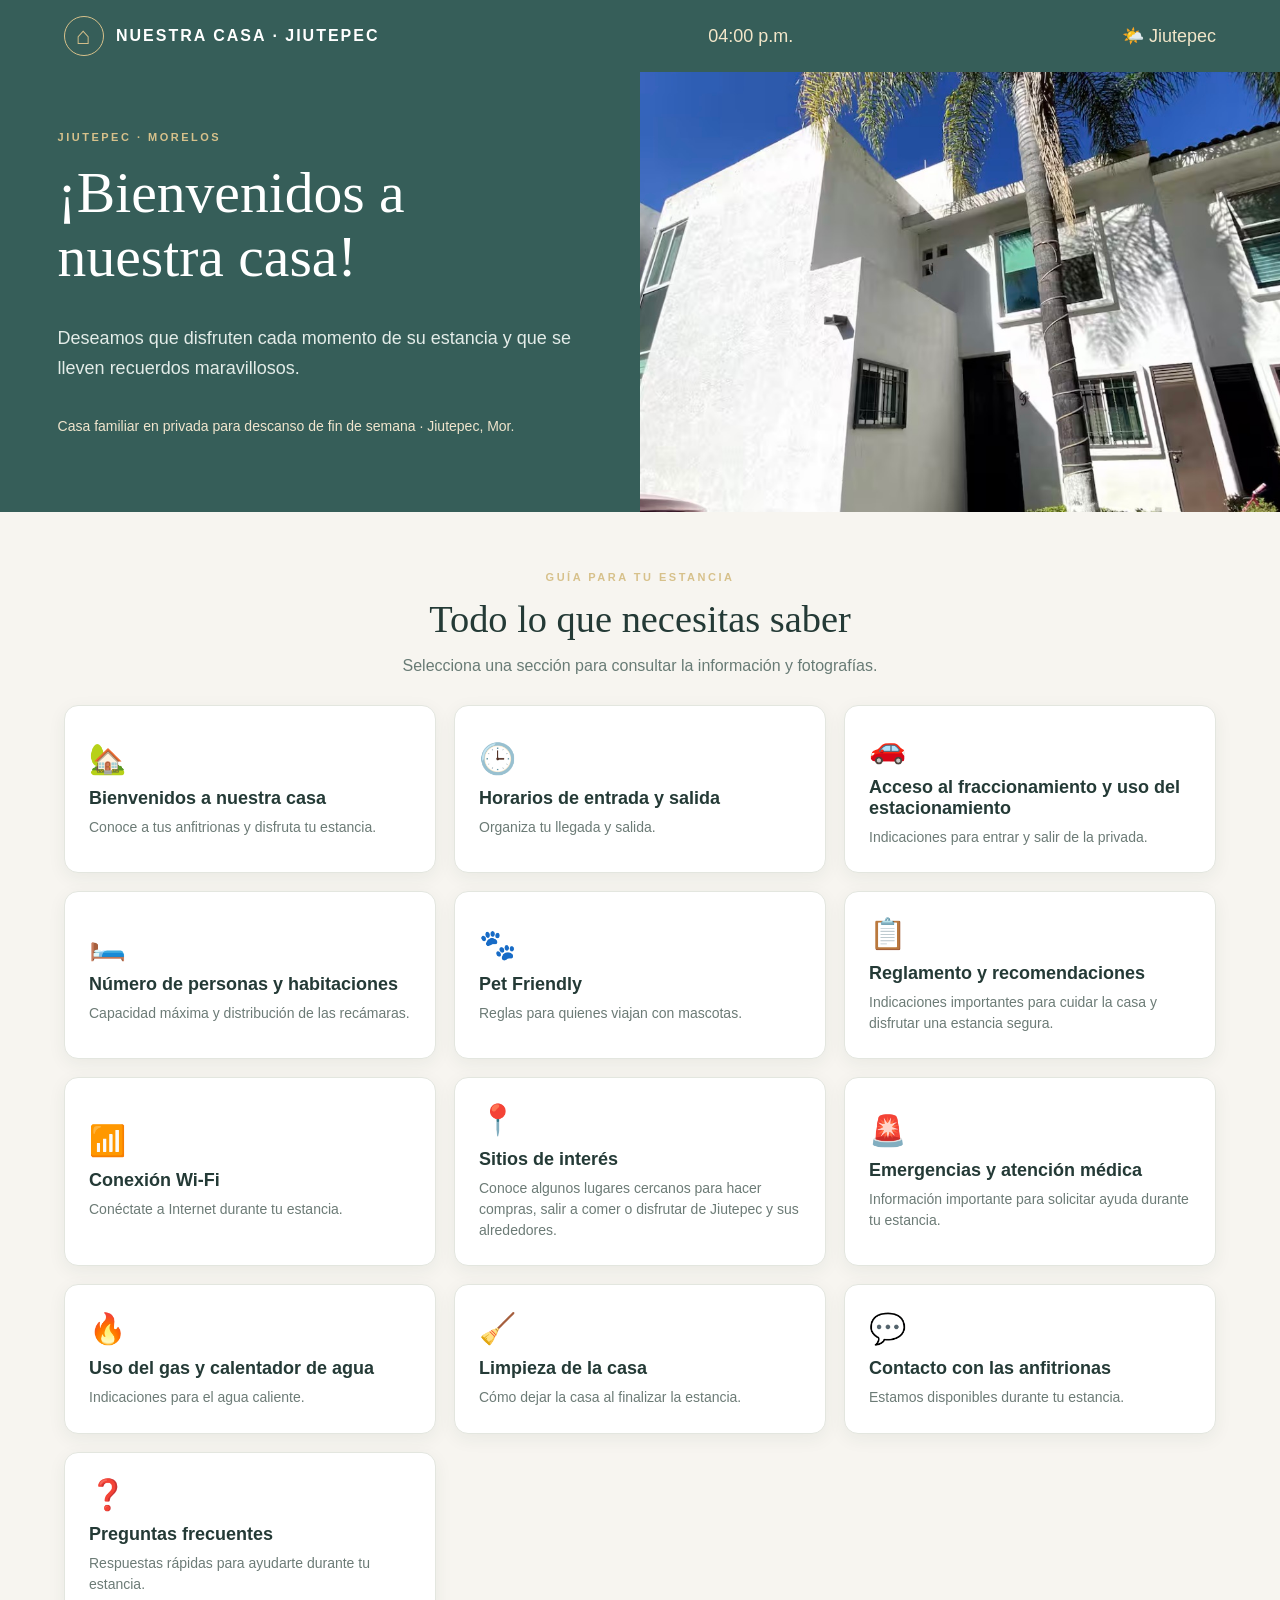
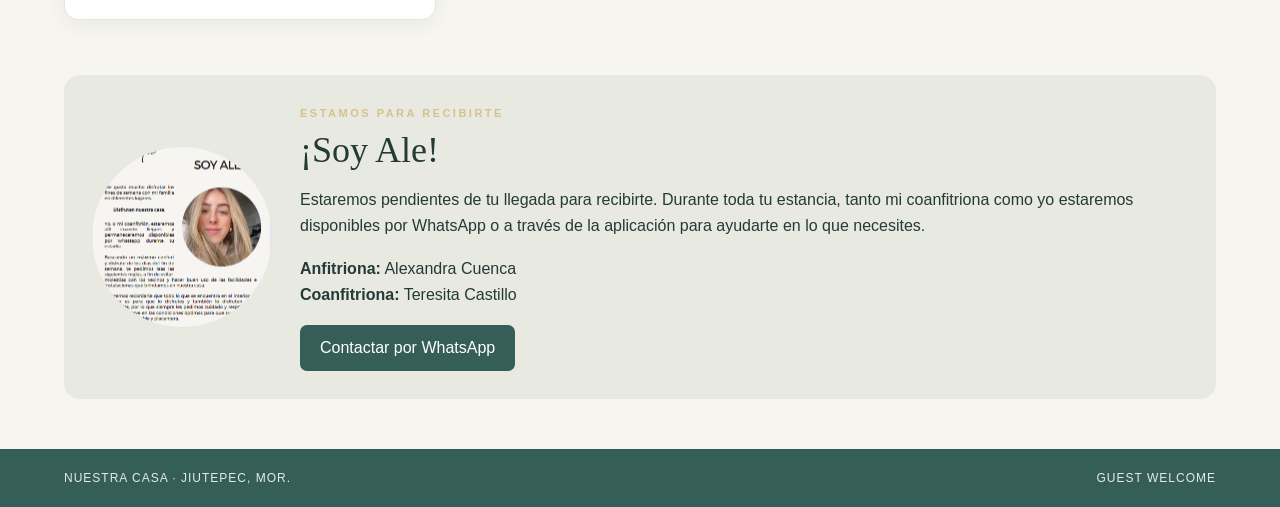
<file: index.html>
<!DOCTYPE html>
<html lang="es"><head><meta charset="UTF-8"><meta name="viewport" content="width=device-width, initial-scale=1.0"><meta name="theme-color" content="#365e59"><title>Nuestra Casa | Guest Welcome</title><link rel="stylesheet" href="css/estilos.css"></head>
<body><header class="topbar"><a class="brand" href="index.html"><span class="brand-icon">⌂</span><span id="nombreAlojamiento">NUESTRA CASA</span></a><div id="reloj" class="clock"></div>
<div id="temperatura" class="clock">🌤️ Jiutepec</div></header>
<main><section class="hero"><div class="hero-content"><span class="eyebrow">JIUTEPEC · MORELOS</span><h1>¡Bienvenidos a nuestra casa!</h1><p id="mensajeBienvenida">Disfruten nuestra casa.</p><div class="stay-dates" id="fechasEstancia"></div><p class="subtitulo" id="subtitulo"></p></div><div class="hero-photo" id="fotoPrincipal"></div></section>
<section class="section"><div class="section-heading"><span class="eyebrow">GUÍA PARA TU ESTANCIA</span><h2>Todo lo que necesitas saber</h2><p>Selecciona una sección para consultar la información y fotografías.</p></div><div class="menu-grid" id="menuPrincipal"></div></section>
<section class="host"><img id="fotoAnfitriona" src="img/alojamiento/image3.png" alt="Anfitriona Ale"><div><span class="eyebrow">ESTAMOS PARA RECIBIRTE</span><h2>¡Soy Ale!</h2><p id="mensajeFinal"></p><p><strong>Anfitriona:</strong> Alexandra Cuenca<br><strong>Coanfitriona:</strong> Teresita Castillo</p><a id="contactoWhatsApp" class="contact-button" href="https://wa.me/525538124380" target="_blank" rel="noopener">Contactar por WhatsApp</a></div></section></main>
<footer><span>NUESTRA CASA · JIUTEPEC, MOR.</span><span>GUEST WELCOME</span></footer>
<div id="modal" class="modal" aria-hidden="true"><div class="modal-content"><button id="cerrarModal" class="close-button" aria-label="Cerrar">×</button><span class="eyebrow">GUÍA DE NUESTRA CASA</span><h2 id="modalTitulo"></h2><div id="modalContenido"></div></div></div><script src="js/app.js"></script></body></html>
</file>
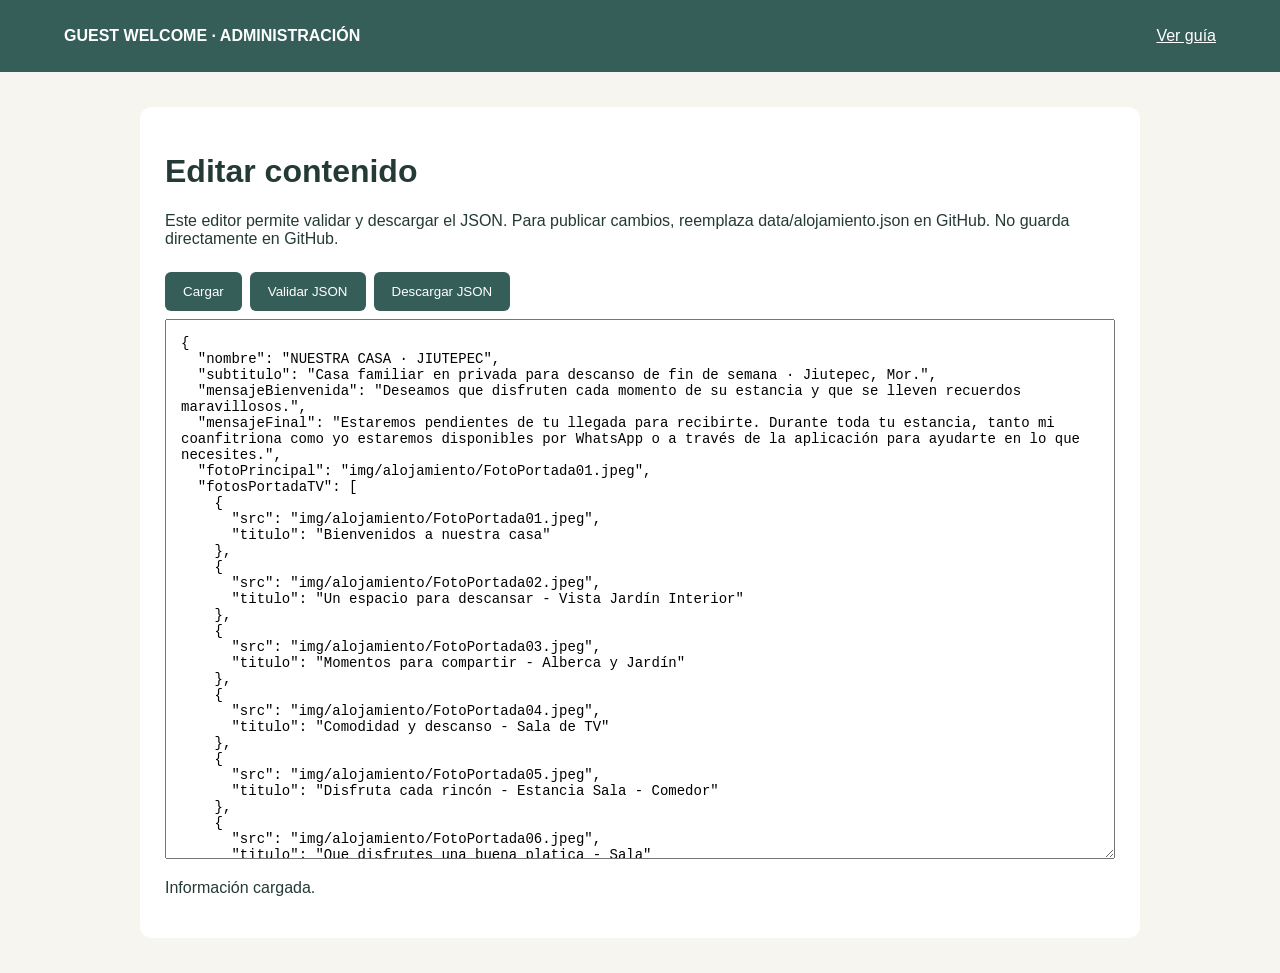
<file: admin.html>
<!DOCTYPE html><html lang="es"><head><meta charset="UTF-8"><meta name="viewport" content="width=device-width, initial-scale=1"><title>Administración | Guest Welcome</title><link rel="stylesheet" href="css/estilos.css"><style>.panel{max-width:1000px;margin:35px auto;padding:25px;background:white;border-radius:12px}textarea{width:100%;min-height:60vh;font:14px monospace;padding:15px}.admin-button{padding:12px 18px;margin:8px 8px 8px 0;background:#365e59;color:white;border:0;border-radius:6px;cursor:pointer}</style></head><body><header class="topbar"><strong>GUEST WELCOME · ADMINISTRACIÓN</strong><a href="index.html" style="color:white">Ver guía</a></header><main class="panel"><h1>Editar contenido</h1><p>Este editor permite validar y descargar el JSON. Para publicar cambios, reemplaza data/alojamiento.json en GitHub. No guarda directamente en GitHub.</p><button class="admin-button" id="cargar">Cargar</button><button class="admin-button" id="validar">Validar JSON</button><button class="admin-button" id="descargar">Descargar JSON</button><textarea id="editor" spellcheck="false"></textarea><p id="estado" role="status">Listo.</p></main><script src="js/admin.js"></script></body></html>
</file>
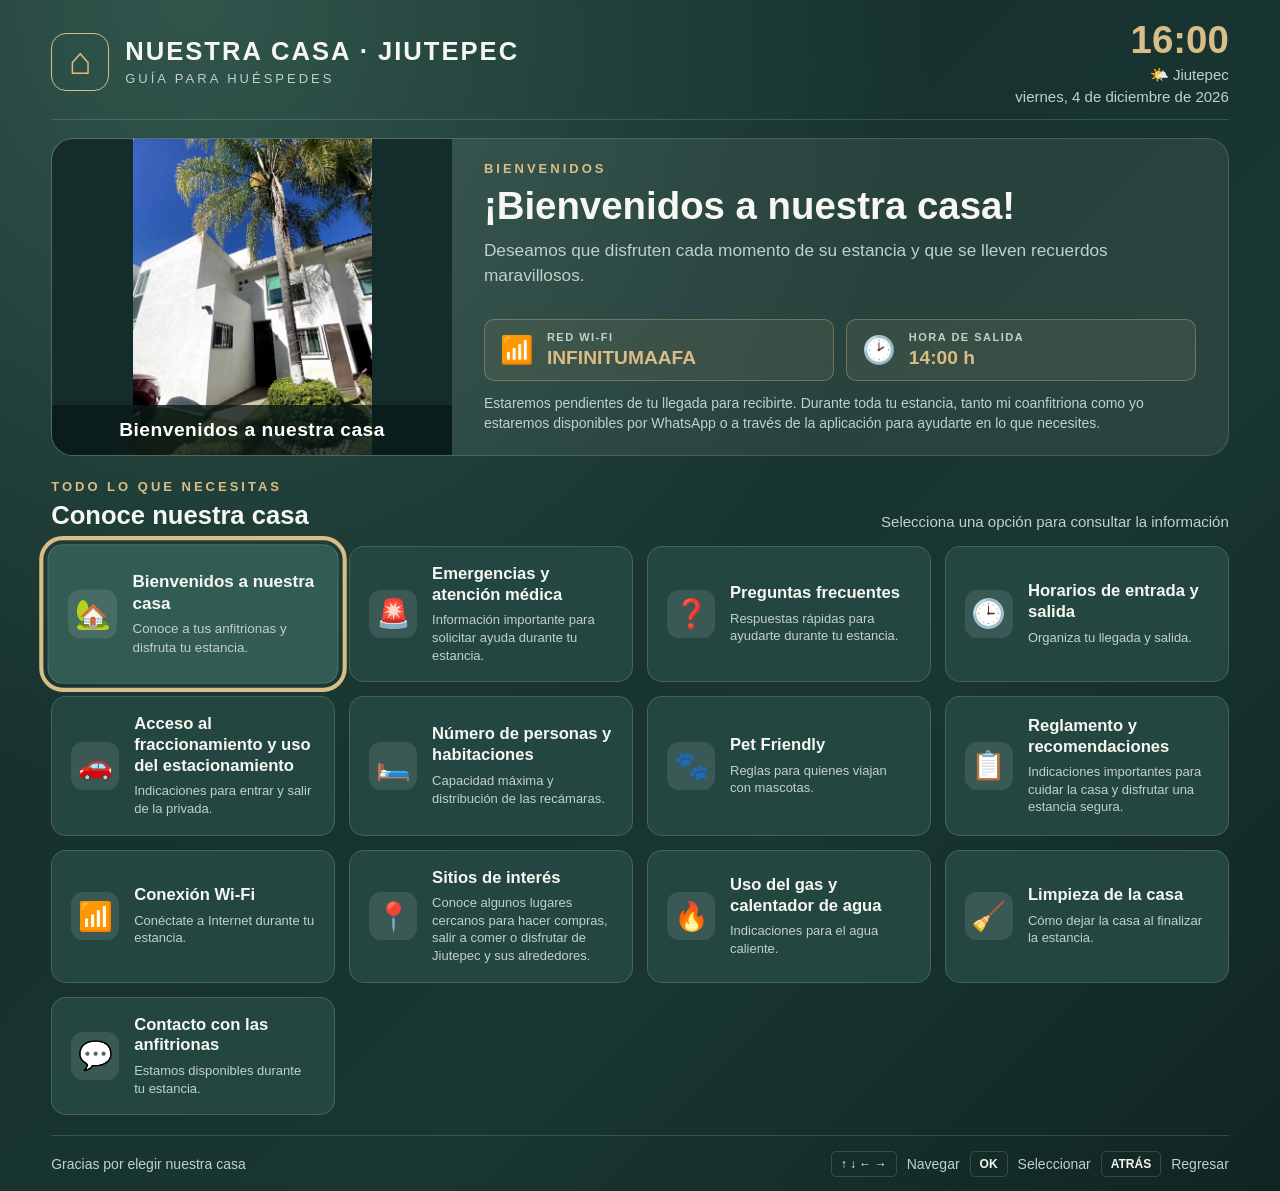
<file: tv.html>
<!DOCTYPE html>
<html lang="es">
<head>
  <meta charset="UTF-8">
  <meta name="viewport" content="width=device-width, initial-scale=1.0">
  <meta name="theme-color" content="#142c2a">
  <meta name="description" content="Guía de bienvenida e información para huéspedes de nuestra casa.">
  <title>Nuestra Casa · Guía para TV</title>
  <link rel="stylesheet" href="css/tv.css">
</head>
<body>
  <div class="tv-app">

    <header class="tv-header">
      <div class="tv-brand">
        <span class="tv-brand-icon">⌂</span>
        <div>
          <div class="tv-brand-name" id="nombreCasa">NUESTRA CASA</div>
          <div class="tv-brand-subtitle">GUÍA PARA HUÉSPEDES</div>
        </div>
      </div>

<div class="tv-clock-area">
  <div id="reloj" class="tv-clock">--:--</div>
  <div id="temperatura" class="tv-current-date">🌤️ Jiutepec</div>
  <div id="fechaActual" class="tv-current-date"></div>
</div>
    </header>

    <main>
      <section class="tv-welcome">
        <div class="tv-welcome-photo" id="fotoBienvenida"></div>

        <div class="tv-welcome-content">
          <div class="tv-eyebrow">BIENVENIDOS</div>
          <h1 id="saludo">¡Bienvenidos a nuestra casa!</h1>

          <p id="mensajeBienvenida">
            Deseamos que disfruten cada momento de su estancia.
          </p>

          <div id="datosEstancia" class="tv-stay-info"></div>

          <div class="tv-quick-info">
            <div class="tv-quick-info-item">
              <span class="tv-quick-info-icon">📶</span>
              <div>
                <span class="tv-quick-info-label">RED WI-FI</span>
                <strong>INFINITUMAAFA</strong>
              </div>
            </div>

            <div class="tv-quick-info-item">
              <span class="tv-quick-info-icon">🕑</span>
              <div>
                <span class="tv-quick-info-label">HORA DE SALIDA</span>
                <strong>14:00 h</strong>
              </div>
            </div>
          </div>

          <p id="mensajeFinal" class="tv-final-message"></p>
        </div>
      </section>

      <section class="tv-menu-section">
        <div class="tv-section-heading">
          <div>
            <div class="tv-eyebrow">TODO LO QUE NECESITAS</div>
            <h2>Conoce nuestra casa</h2>
          </div>
          <p>Selecciona una opción para consultar la información</p>
        </div>

        <div id="menuSecciones" class="tv-menu-grid">
          <div class="tv-loading">Cargando la guía...</div>
        </div>
      </section>
    </main>

    <footer class="tv-footer">
      <span>Gracias por elegir nuestra casa</span>
      <span class="tv-controls-help">
        <span>↑ ↓ ← →</span> Navegar
        <span>OK</span> Seleccionar
        <span>ATRÁS</span> Regresar
      </span>
    </footer>

  </div>

  <div id="modalSeccion" class="tv-modal" aria-hidden="true">
    <div class="tv-modal-panel" role="dialog" aria-modal="true" aria-labelledby="modalTitulo">
      <div class="tv-modal-header">
        <div>
          <div class="tv-eyebrow">INFORMACIÓN PARA HUÉSPEDES</div>
          <h2 id="modalTitulo">Información</h2>
        </div>

        <button type="button" id="cerrarModal" class="tv-close" aria-label="Cerrar">
          ✕
        </button>
      </div>

      <div id="modalContenido" class="tv-modal-content" tabindex="0"></div>

      <div class="tv-modal-footer">
        <span>Utiliza las flechas para desplazarte por la información</span>
        <span>ATRÁS para regresar al menú</span>
      </div>
    </div>
  </div>

  <script src="js/tv.js"></script>
</body>
</html>
</file>
<file: css/estilos.css>
:root {
  --green: #365e59;
  --green2: #527a72;
  --sage: #a9c9c3;
  --cream: #f7f5f0;
  --ink: #243a36;
  --gold: #d7c18b;
}

* {
  box-sizing: border-box;
}

body {
  margin: 0;
  background: var(--cream);
  color: var(--ink);
  font-family: Arial, Helvetica, sans-serif;
}

.topbar {
  min-height: 72px;
  padding: 14px 5%;
  background: var(--green);
  color: #fff;
  display: flex;
  align-items: center;
  justify-content: space-between;
}

.brand {
  display: flex;
  align-items: center;
  gap: 12px;
  color: #fff;
  text-decoration: none;
  font-weight: bold;
  letter-spacing: 2px;
}

.brand-icon {
  width: 40px;
  height: 40px;
  border: 1px solid var(--gold);
  border-radius: 50%;
  display: grid;
  place-items: center;
  color: var(--gold);
  font-size: 24px;
}

.clock {
  color: #f2e6c9;
  font-size: 18px;
}

.hero {
  display: grid;
  grid-template-columns: 1fr 1fr;
  background: var(--green);
  color: white;
  min-height: 440px;
}

.hero-content {
  padding: 55px 9%;
  display: flex;
  flex-direction: column;
  justify-content: center;
}

.eyebrow {
  color: #d7c18b;
  font-size: 11px;
  font-weight: bold;
  letter-spacing: 2.5px;
}

.hero h1,
.section-heading h2,
.host h2 {
  font-family: Georgia, serif;
  font-weight: normal;
}

.hero h1 {
  font-size: clamp(36px, 4.5vw, 62px);
  line-height: 1.1;
  margin: 18px 0;
}

.hero-content p {
  font-size: 18px;
  line-height: 1.65;
  color: #e3ece8;
}

.subtitulo {
  font-size: 14px !important;
  color: #f0e5cd !important;
}

.hero-photo {
  min-height: 440px;
  background: #7c938a center/cover no-repeat;
}

.section {
  padding: 55px 5%;
}

.section-heading {
  text-align: center;
  margin-bottom: 30px;
}

.section-heading h2 {
  font-size: clamp(28px, 3vw, 40px);
  margin: 12px 0;
}

.section-heading p {
  color: #687b75;
}

.menu-grid {
  display: grid;
  grid-template-columns: repeat(3, minmax(0, 1fr));
  gap: 18px;
  max-width: 1250px;
  margin: auto;
}

.menu-card {
  background: #fff;
  border: 1px solid #e3e6df;
  border-radius: 14px;
  padding: 24px;
  text-align: left;
  min-height: 150px;
  color: var(--ink);
  cursor: pointer;
  box-shadow: 0 5px 18px #233b3210;
  transition: .2s;
}

.menu-card:hover,
.menu-card:focus {
  transform: translateY(-3px);
  border-color: var(--green2);
  outline: 3px solid #a9c9c355;
}

.menu-icon {
  font-size: 30px;
  display: block;
  margin-bottom: 12px;
}

.menu-card h3 {
  font-size: 18px;
  margin: 0 0 8px;
}

.menu-card p {
  color: #6c7b76;
  font-size: 14px;
  line-height: 1.5;
  margin: 0;
}

/* TARJETA ESPECIAL DE WI-FI */

.menu-card:has(.menu-icon) {
  position: relative;
}

.menu-card:has(.menu-icon) h3 {
  color: var(--ink);
}

/* INFORMACIÓN DE CONEXIÓN WI-FI */

.wifi-info {
  margin: 20px 0 5px;
  padding: 32px 25px;
  background: #f0f5f2;
  border: 1px solid #d9e6df;
  border-radius: 15px;
  text-align: center;
}

.wifi-icon {
  width: 76px;
  height: 76px;
  margin: 0 auto 20px;
  display: grid;
  place-items: center;
  background: var(--green);
  color: white;
  border-radius: 50%;
  font-size: 38px;
}

.wifi-info p:first-of-type {
  margin: 0 0 8px;
  color: var(--green2);
  font-size: 12px;
  font-weight: bold;
  letter-spacing: 2px;
}

.wifi-info h3 {
  margin: 0 0 25px;
  color: var(--green);
  font-size: clamp(23px, 4vw, 32px);
  letter-spacing: 1px;
  overflow-wrap: anywhere;
}

.wifi-info p:last-of-type {
  max-width: 550px;
  margin: 0 auto;
  padding: 18px;
  background: #fff;
  border-left: 4px solid var(--gold);
  border-radius: 8px;
  line-height: 1.7;
  color: var(--ink);
  font-size: 15px;
}

.host {
  margin: 0 5% 50px;
  background: #e8e9e1;
  border-radius: 16px;
  padding: 28px;
  display: grid;
  grid-template-columns: 180px 1fr;
  gap: 28px;
  align-items: center;
}

.host img {
  width: 180px;
  height: 180px;
  object-fit: cover;
  border-radius: 50%;
}

.host h2 {
  font-size: 36px;
  margin: 8px 0;
}

.host p {
  line-height: 1.65;
}

.contact-button {
  display: inline-block;
  background: var(--green);
  color: white;
  text-decoration: none;
  padding: 14px 20px;
  border-radius: 7px;
}

footer {
  background: var(--green);
  color: #e4ebe6;
  padding: 22px 5%;
  display: flex;
  justify-content: space-between;
  font-size: 12px;
  letter-spacing: 1px;
}

.modal {
  display: none;
  position: fixed;
  inset: 0;
  z-index: 10;
  background: #10221fce;
  padding: 22px;
  align-items: center;
  justify-content: center;
}

.modal.visible {
  display: flex;
}

.modal-content {
  position: relative;
  background: #fff;
  border-radius: 16px;
  padding: 38px;
  width: min(850px, 100%);
  max-height: 90vh;
  overflow: auto;
}

.modal-content h2 {
  font: normal 32px Georgia, serif;
  color: var(--green);
}

.modal-content p {
  line-height: 1.75;
  color: #465a54;
  font-size: 16px;
}

.close-button {
  position: absolute;
  right: 17px;
  top: 8px;
  border: 0;
  background: none;
  font-size: 34px;
  cursor: pointer;
  color: var(--green);
}

.gallery {
  display: grid;
  grid-template-columns: repeat(auto-fit, minmax(180px, 1fr));
  gap: 12px;
  margin-top: 20px;
}

.gallery img {
  width: 100%;
  height: 190px;
  object-fit: cover;
  border-radius: 10px;
}

.modal-content .note {
  padding: 12px 15px;
  background: #f0f3ee;
  border-left: 4px solid var(--green2);
  border-radius: 5px;
}

@media(max-width:760px) {
  .hero {
    grid-template-columns: 1fr;
  }

  .hero-photo {
    grid-row: 1;
    min-height: 250px;
  }

  .hero-content {
    padding: 35px 7%;
  }

  .menu-grid {
    grid-template-columns: repeat(2, 1fr);
  }

  .host {
    grid-template-columns: 1fr;
    text-align: center;
  }

  .host img {
    margin: auto;
  }

  .topbar {
    gap: 12px;
  }

  .brand {
    font-size: 12px;
  }
}

@media(max-width:480px) {
  .menu-grid {
    grid-template-columns: 1fr;
  }

  .section {
    padding: 38px 5%;
  }

  .hero-photo {
    min-height: 220px;
  }

  .modal-content {
    padding: 28px 20px;
  }

  .gallery img {
    height: 160px;
  }

  .wifi-info {
    padding: 25px 16px;
  }

  footer {
    flex-direction: column;
    gap: 8px;
  }
}


/* Fechas de llegada y salida */
.stay-dates-detail {
  display: flex;
  flex-wrap: wrap;
  justify-content: center;
  align-items: stretch;
  gap: 14px;
  margin-top: 24px;
}

.stay-date-item {
  display: flex;
  flex-direction: column;
  align-items: center;
  justify-content: center;
  min-width: 145px;
  padding: 16px 22px;
  background: rgba(255, 255, 255, 0.94);
  border: 1px solid rgba(54, 94, 89, 0.18);
  border-radius: 14px;
  box-shadow: 0 5px 18px rgba(0, 0, 0, 0.08);
}

.stay-date-item span {
  color: #365e59;
  font-size: 0.75rem;
  font-weight: 800;
  letter-spacing: 2px;
  margin-bottom: 7px;
}

.stay-date-item strong {
  color: #263f3b;
  font-size: 1.25rem;
  text-transform: capitalize;
}

.stay-duration {
  flex-basis: 100%;
  text-align: center;
  color: #ffffff;
  font-size: 1rem;
  font-weight: 700;
  letter-spacing: 0.5px;
  padding: 10px;
}

/* Ajuste de horarios y fechas en celulares */
@media (max-width: 480px) {
  .stay-date-item span {
    font-size: 0.68rem;
  }

  .stay-date-item strong {
    font-size: 1.05rem;
  }

  .stay-duration {
    font-size: 0.88rem;
  }
}


/* Subtítulos dentro de las secciones */
.subtitulo-seccion {
  display: block;
  width: 100%;
  font-size: 1.05rem;
  font-weight: 800;
  color: #365e59;
  margin: 24px 0 12px;
  padding-bottom: 8px;
  border-bottom: 2px solid #dce8e3;
  letter-spacing: 0.3px;
}

/* Enlaces a Google Maps */
.mapa-link {
  display: inline-block;
  width: fit-content;
  max-width: 100%;
  margin: 4px 0 16px;
  padding: 5px 9px;
  border-radius: 6px;
  background: #f3f7f5;
  border: 1px solid #e1ebe6;
  color: #668078;
  font-size: 0.76rem;
  font-weight: 600;
  text-decoration: none;
  line-height: 1.4;
  transition: background 0.2s ease, color 0.2s ease;
}

.mapa-link:hover,
.mapa-link:focus {
  background: #e8f1ee;
  color: #285d50;
  text-decoration: underline;
  outline: none;
}

/* Código QR de la sección Wi-Fi */
.wifi-gallery {
  display: grid;
  grid-template-columns: 1fr;
  justify-items: center;
  margin: 20px auto;
}

.wifi-gallery img {
  display: block;
  width: 200px;
  max-width: 100%;
  height: auto;
  object-fit: contain;
  margin: 0 auto;
}


/* =========================================
   RECUADROS PARA REGLAS Y NORMAS
   ========================================= */

/* Cada regla numerada tendrá su propio bloque */
.modal-content p:has(strong:first-child) {
  margin: 14px 0;
  padding: 15px 18px;
  background: #f0f3ee;
  border-left: 4px solid var(--green2);
  border-radius: 8px;
  line-height: 1.65;
}

/* Destacar el número y título de cada regla */
.modal-content p strong:first-child {
  color: var(--green);
  font-weight: 800;
}

/* Ajuste para pantallas pequeñas */
@media (max-width: 480px) {
  .modal-content p:has(strong:first-child) {
    padding: 12px 14px;
    margin: 11px 0;
  }
}


/* =========================================
   BLOQUES DE REGLAS Y RECOMENDACIONES
   ========================================= */

.modal-content .regla-card {
  margin: 16px 0;
  padding: 17px 20px;
  background: #f0f3ee;
  border-left: 4px solid var(--green2);
  border-radius: 9px;
  box-shadow: 0 3px 10px rgba(35, 59, 50, 0.05);
}

.modal-content .regla-titulo {
  margin: 0 0 9px;
  color: var(--green);
  font-size: 17px;
  font-weight: 800;
  line-height: 1.4;
}

.modal-content .regla-card p {
  margin: 0;
  color: #465a54;
  font-size: 15px;
  line-height: 1.65;
}

.modal-content .regla-card p + p {
  margin-top: 9px;
}

/* Adaptación para celulares */
@media (max-width: 480px) {
  .modal-content .regla-card {
    padding: 13px 15px;
    margin: 12px 0;
  }

  .modal-content .regla-titulo {
    font-size: 16px;
  }

  .modal-content .regla-card p {
    font-size: 14px;
  }
}


/* PREGUNTAS FRECUENTES */
.modal-content .faq-item {
  margin: 12px 0;
  background: #f0f3ee;
  border-left: 4px solid var(--green2);
  border-radius: 8px;
  overflow: hidden;
}

.modal-content .faq-item summary {
  padding: 15px 42px 15px 18px;
  color: var(--green);
  font-weight: 700;
  font-size: 15px;
  line-height: 1.5;
  cursor: pointer;
  list-style: none;
  position: relative;
}

.modal-content .faq-item summary::-webkit-details-marker {
  display: none;
}

.modal-content .faq-item summary::after {
  content: "+";
  position: absolute;
  right: 17px;
  top: 50%;
  transform: translateY(-50%);
  font-size: 22px;
  font-weight: 400;
  color: var(--green2);
}

.modal-content .faq-item[open] summary::after {
  content: "−";
}

.modal-content .faq-respuesta {
  padding: 0 18px 16px;
  color: #465a54;
  font-size: 14px;
  line-height: 1.7;
}

@media (max-width: 480px) {
  .modal-content .faq-item summary {
    padding: 13px 38px 13px 14px;
    font-size: 14px;
  }

  .modal-content .faq-respuesta {
    padding: 0 14px 14px;
    font-size: 13px;
  }
}


/* PREGUNTAS FRECUENTES */
.modal-content .faq-item {
  margin: 12px 0;
  background: #f0f3ee;
  border-left: 4px solid var(--green2);
  border-radius: 8px;
  overflow: hidden;
}

.modal-content .faq-item summary {
  padding: 15px 42px 15px 18px;
  color: var(--green);
  font-weight: 700;
  font-size: 15px;
  line-height: 1.5;
  cursor: pointer;
  list-style: none;
  position: relative;
}

.modal-content .faq-item summary::-webkit-details-marker {
  display: none;
}

.modal-content .faq-item summary::after {
  content: "+";
  position: absolute;
  right: 17px;
  top: 50%;
  transform: translateY(-50%);
  font-size: 22px;
  font-weight: 400;
  color: var(--green2);
}

.modal-content .faq-item[open] summary::after {
  content: "−";
}

.modal-content .faq-respuesta {
  padding: 0 18px 16px;
  color: #465a54;
  font-size: 14px;
  line-height: 1.7;
}

@media (max-width: 480px) {
  .modal-content .faq-item summary {
    padding: 13px 38px 13px 14px;
    font-size: 14px;
  }

  .modal-content .faq-respuesta {
    padding: 0 14px 14px;
    font-size: 13px;
  }
}
</file>
<file: css/tv.css>
:root {
  --tv-bg: #142c2a;
  --tv-bg-light: #1d3b37;
  --tv-card: #244641;
  --tv-card-hover: #315b53;
  --tv-text: #f7f7f1;
  --tv-muted: #c0d1ca;
  --tv-accent: #d9bd87;
  --tv-border: rgba(255, 255, 255, 0.15);
}

* {
  box-sizing: border-box;
}

html {
  min-height: 100%;
  background: var(--tv-bg);
  scroll-behavior: smooth;
}

body {
  margin: 0;
  min-height: 100vh;
  color: var(--tv-text);
  background:
    radial-gradient(ellipse at 15% 0%, #31564c 0%, transparent 48%),
    linear-gradient(135deg, #142c2a, #193631 65%, #102522);
  font-family: Arial, Helvetica, sans-serif;
}

button,
a {
  font: inherit;
}

button {
  color: inherit;
}

.tv-app {
  width: 100%;
  min-height: 100vh;
  padding: 2vh 4vw 1.5vh;
  display: flex;
  flex-direction: column;
}

.tv-header {
  display: flex;
  justify-content: space-between;
  align-items: center;
  gap: 30px;
  padding-bottom: 1.5vh;
  border-bottom: 1px solid var(--tv-border);
}

.tv-brand {
  display: flex;
  align-items: center;
  gap: 16px;
}

.tv-brand-icon {
  width: 58px;
  height: 58px;
  display: grid;
  place-items: center;
  border: 1px solid var(--tv-accent);
  border-radius: 15px;
  color: var(--tv-accent);
  font-size: 38px;
}

.tv-brand-name {
  font-size: clamp(22px, 2vw, 32px);
  font-weight: 800;
  letter-spacing: 2px;
}

.tv-brand-subtitle {
  margin-top: 5px;
  color: var(--tv-muted);
  font-size: 13px;
  letter-spacing: 3px;
}

.tv-clock-area {
  text-align: right;
}

.tv-clock {
  color: var(--tv-accent);
  font-size: clamp(30px, 3vw, 46px);
  font-weight: 700;
  font-variant-numeric: tabular-nums;
}

.tv-current-date {
  margin-top: 4px;
  color: var(--tv-muted);
  font-size: 15px;
}

/* PORTADA */

.tv-welcome {
  min-height: 285px;
  margin: 2vh 0 2.5vh;
  display: grid;
  grid-template-columns: 34% 1fr;
  overflow: hidden;
  border: 1px solid var(--tv-border);
  border-radius: 22px;
  background: rgba(255, 255, 255, 0.07);
}

.tv-welcome-photo {
  position: relative;
  min-height: 285px;
  overflow: hidden;
  background-color: #142c2a;
}

/* FOTOGRAFÍAS DEL CARRUSEL */

.tv-welcome-slide {
  position: absolute;
  inset: 0;
  background-position: center;
  background-size: contain;
  background-repeat: no-repeat;
  opacity: 0;
  transition: opacity 1.2s ease-in-out;
}

.tv-welcome-slide.active {
  opacity: 1;
}

/* TÍTULO SOBRE CADA FOTOGRAFÍA */

.tv-welcome-caption {
  position: absolute;
  left: 0;
  right: 0;
  bottom: 0;
  padding: 14px 18px;
  color: #ffffff;
  background: rgba(10, 25, 23, 0.78);
  font-size: clamp(16px, 1.5vw, 22px);
  font-weight: 700;
  letter-spacing: 0.5px;
  text-align: center;
}

/* RESPETA LA PREFERENCIA DE MOVIMIENTO REDUCIDO */

@media (prefers-reduced-motion: reduce) {
  .tv-welcome-slide {
    transition: none;
  }
}

.tv-welcome-content {
  min-width: 0;
  padding: 22px 32px;
  display: flex;
  flex-direction: column;
  justify-content: center;
}

.tv-eyebrow {
  color: var(--tv-accent);
  font-size: 13px;
  font-weight: 800;
  letter-spacing: 3px;
}

.tv-welcome h1 {
  margin: 8px 0 10px;
  font-size: clamp(29px, 3vw, 44px);
  line-height: 1.15;
}

.tv-welcome-content > p {
  max-width: 900px;
  margin: 0;
  color: var(--tv-muted);
  font-size: clamp(16px, 1.35vw, 20px);
  line-height: 1.45;
}

/* FECHAS DE ESTANCIA */

.tv-stay-info {
  display: flex;
  flex-wrap: wrap;
  align-items: center;
  gap: 12px;
  margin-top: 16px;
}

.tv-stay-item {
  min-width: 145px;
  padding: 9px 14px;
  border-left: 3px solid var(--tv-accent);
  border-radius: 7px;
  background: rgba(255, 255, 255, 0.08);
}

.tv-stay-item span {
  display: block;
  color: var(--tv-muted);
  font-size: 12px;
  font-weight: 700;
  letter-spacing: 1px;
  text-transform: uppercase;
}

.tv-stay-item strong {
  display: block;
  margin-top: 4px;
  color: var(--tv-text);
  font-size: 18px;
}

.tv-stay-duration {
  align-self: center;
  color: var(--tv-accent);
  font-size: 16px;
  font-weight: 700;
}

/* INFORMACIÓN RÁPIDA: WIFI Y SALIDA */

.tv-quick-info {
  display: grid;
  grid-template-columns: repeat(2, minmax(0, 1fr));
  gap: 12px;
  margin-top: 15px;
}

.tv-quick-info-item {
  min-width: 0;
  padding: 11px 15px;
  display: flex;
  align-items: center;
  gap: 12px;
  border: 1px solid rgba(217, 189, 135, 0.35);
  border-radius: 10px;
  background: rgba(217, 189, 135, 0.09);
}

.tv-quick-info-icon {
  flex: 0 0 35px;
  font-size: 27px;
  text-align: center;
}

.tv-quick-info-item > div {
  min-width: 0;
}

.tv-quick-info-label {
  display: block;
  margin-bottom: 4px;
  color: var(--tv-muted);
  font-size: 11px;
  font-weight: 800;
  letter-spacing: 1.5px;
}

.tv-quick-info-item strong {
  display: block;
  color: var(--tv-accent);
  font-size: clamp(17px, 1.5vw, 21px);
  overflow-wrap: anywhere;
}

.tv-welcome-content .tv-final-message {
  margin-top: 12px;
  font-size: 14px;
}

/* MENÚ PRINCIPAL */

.tv-menu-section {
  flex: 1;
}

.tv-section-heading {
  display: flex;
  justify-content: space-between;
  align-items: end;
  gap: 20px;
  margin-bottom: 16px;
}

.tv-section-heading h2 {
  margin: 7px 0 0;
  font-size: clamp(24px, 2vw, 31px);
}

.tv-section-heading > p {
  margin: 0;
  color: var(--tv-muted);
  font-size: 15px;
}

.tv-menu-grid {
  display: grid;
  grid-template-columns: repeat(4, minmax(0, 1fr));
  gap: 14px;
}

.tv-card {
  min-height: 112px;
  padding: 17px 19px;
  display: flex;
  align-items: center;
  gap: 15px;
  text-align: left;
  border: 1px solid var(--tv-border);
  border-radius: 15px;
  background: var(--tv-card);
  cursor: pointer;
  transition: background 0.15s ease, transform 0.15s ease;
}

.tv-card-icon {
  flex: 0 0 48px;
  width: 48px;
  height: 48px;
  display: grid;
  place-items: center;
  border-radius: 12px;
  background: rgba(255, 255, 255, 0.1);
  font-size: 28px;
}

.tv-card-text {
  min-width: 0;
}

.tv-card-title {
  display: block;
  font-size: clamp(16px, 1.3vw, 20px);
  font-weight: 800;
  line-height: 1.25;
}

.tv-card-description {
  display: block;
  margin-top: 6px;
  color: var(--tv-muted);
  font-size: 13px;
  line-height: 1.35;
}

.tv-card:focus,
.tv-card:focus-visible,
.tv-close:focus,
.tv-close:focus-visible,
.tv-map-link:focus,
.tv-map-link:focus-visible {
  outline: 4px solid var(--tv-accent);
  outline-offset: 4px;
  background-color: var(--tv-card-hover);
  transform: scale(1.025);
}

.tv-loading {
  padding: 30px;
  color: var(--tv-muted);
  font-size: 20px;
}

/* PIE DE PÁGINA */

.tv-footer {
  display: flex;
  justify-content: space-between;
  align-items: center;
  gap: 20px;
  margin-top: 20px;
  padding-top: 15px;
  border-top: 1px solid var(--tv-border);
  color: var(--tv-muted);
  font-size: 14px;
}

.tv-controls-help {
  display: flex;
  align-items: center;
  gap: 10px;
}

.tv-controls-help span {
  padding: 5px 9px;
  border: 1px solid var(--tv-border);
  border-radius: 5px;
  color: var(--tv-text);
  font-size: 12px;
  font-weight: 800;
}

/* VENTANAS DE CONTENIDO */

.tv-modal {
  position: fixed;
  inset: 0;
  z-index: 20;
  display: none;
  align-items: center;
  justify-content: center;
  padding: 4vh 5vw;
  background: rgba(5, 16, 15, 0.88);
}

.tv-modal.open {
  display: flex;
}

.tv-modal-panel {
  width: min(1100px, 92vw);
  max-height: 90vh;
  display: flex;
  flex-direction: column;
  overflow: hidden;
  border: 1px solid var(--tv-border);
  border-radius: 22px;
  background: #1b3934;
  box-shadow: 0 25px 90px rgba(0, 0, 0, 0.45);
}

.tv-modal-header {
  display: flex;
  justify-content: space-between;
  align-items: center;
  gap: 20px;
  padding: 25px 32px;
  border-bottom: 1px solid var(--tv-border);
}

.tv-modal-header h2 {
  margin: 8px 0 0;
  font-size: clamp(26px, 2.4vw, 36px);
}

.tv-close {
  flex: 0 0 50px;
  width: 50px;
  height: 50px;
  border: 1px solid var(--tv-border);
  border-radius: 12px;
  background: rgba(255, 255, 255, 0.08);
  font-size: 24px;
  cursor: pointer;
}

.tv-modal-content {
  min-height: 100px;
  padding: 25px 36px;
  overflow-y: auto;
  overscroll-behavior: contain;
  outline: none;
  color: var(--tv-text);
  font-size: clamp(17px, 1.5vw, 21px);
  line-height: 1.65;
}

.tv-modal-content:focus-visible {
  box-shadow: inset 0 0 0 2px var(--tv-accent);
}

.tv-modal-content p {
  margin: 0 0 18px;
  color: #e3ebe6;
}

.tv-modal-content h3 {
  margin: 28px 0 12px;
  padding-bottom: 9px;
  border-bottom: 1px solid rgba(217, 189, 135, 0.4);
  color: var(--tv-accent);
  font-size: clamp(18px, 1.7vw, 24px);
  letter-spacing: 0.5px;
}

.tv-modal-content h3:first-child {
  margin-top: 0;
}

.tv-modal-content .tv-map-link {
  display: inline-block;
  margin: -8px 0 20px;
  padding: 7px 12px;
  border: 1px solid var(--tv-border);
  border-radius: 7px;
  color: var(--tv-accent);
  background: rgba(255, 255, 255, 0.06);
  font-size: 14px;
  text-decoration: none;
}

.tv-modal-content .tv-gallery {
  display: grid;
  grid-template-columns: repeat(3, minmax(0, 1fr));
  gap: 12px;
  margin: 22px 0;
}

.tv-modal-content .tv-gallery img {
  width: 100%;
  height: 190px;
  object-fit: cover;
  border-radius: 10px;
}

/* CÓDIGO QR DE WIFI: IMAGEN COMPLETA Y CENTRADA */

.tv-modal-content .tv-gallery.wifi-gallery {
  display: flex;
  justify-content: center;
  align-items: center;
  width: 100%;
  margin: 20px auto;
}

.tv-modal-content .tv-gallery.wifi-gallery img {
  display: block;
  width: 260px;
  max-width: 45vw;
  height: auto;
  max-height: 42vh;
  object-fit: contain;
  border-radius: 10px;
  background: #ffffff;
  padding: 8px;
}

/* PIE DE VENTANAS */

.tv-modal-footer {
  display: flex;
  justify-content: space-between;
  gap: 20px;
  padding: 15px 32px;
  border-top: 1px solid var(--tv-border);
  color: var(--tv-muted);
  font-size: 13px;
}

/* ADAPTACIÓN A DIFERENTES PANTALLAS */

@media (max-width: 1100px) {
  .tv-menu-grid {
    grid-template-columns: repeat(3, minmax(0, 1fr));
  }

  .tv-welcome {
    grid-template-columns: 30% 1fr;
  }
}

@media (max-width: 760px) {
  .tv-app {
    padding: 18px;
  }

  .tv-header {
    align-items: flex-start;
  }

  .tv-welcome {
    grid-template-columns: 1fr;
  }

  .tv-welcome-photo {
    min-height: 180px;
  }

  .tv-welcome-content {
    padding: 22px;
  }

  .tv-quick-info {
    grid-template-columns: 1fr;
  }

  .tv-menu-grid {
    grid-template-columns: repeat(2, minmax(0, 1fr));
  }

  .tv-section-heading {
    align-items: flex-start;
    flex-direction: column;
  }

  .tv-footer,
  .tv-controls-help {
    flex-wrap: wrap;
  }
}

/* AJUSTE DE TIPOGRAFÍA PARA SECCIONES DE TV */

/* Título superior de cada ventana */
.tv-modal-header h2 {
  font-size: clamp(22px, 2vw, 30px);
}

/* Texto general de las secciones */
.tv-modal-content {
  font-size: clamp(15px, 1.15vw, 18px);
  line-height: 1.5;
}

/* Párrafos */
.tv-modal-content p {
  margin-bottom: 12px;
  line-height: 1.5;
}

/* Subtítulos dentro de las secciones */
.tv-modal-content h3 {
  margin: 20px 0 9px;
  padding-bottom: 7px;
  font-size: clamp(17px, 1.35vw, 21px);
  line-height: 1.3;
}

/* Enlaces y botones informativos */
.tv-modal-content .tv-map-link {
  font-size: 13px;
  padding: 6px 10px;
}

/* Espaciado interior de las ventanas */
.tv-modal-content {
  padding: 22px 32px;
}
</file>
